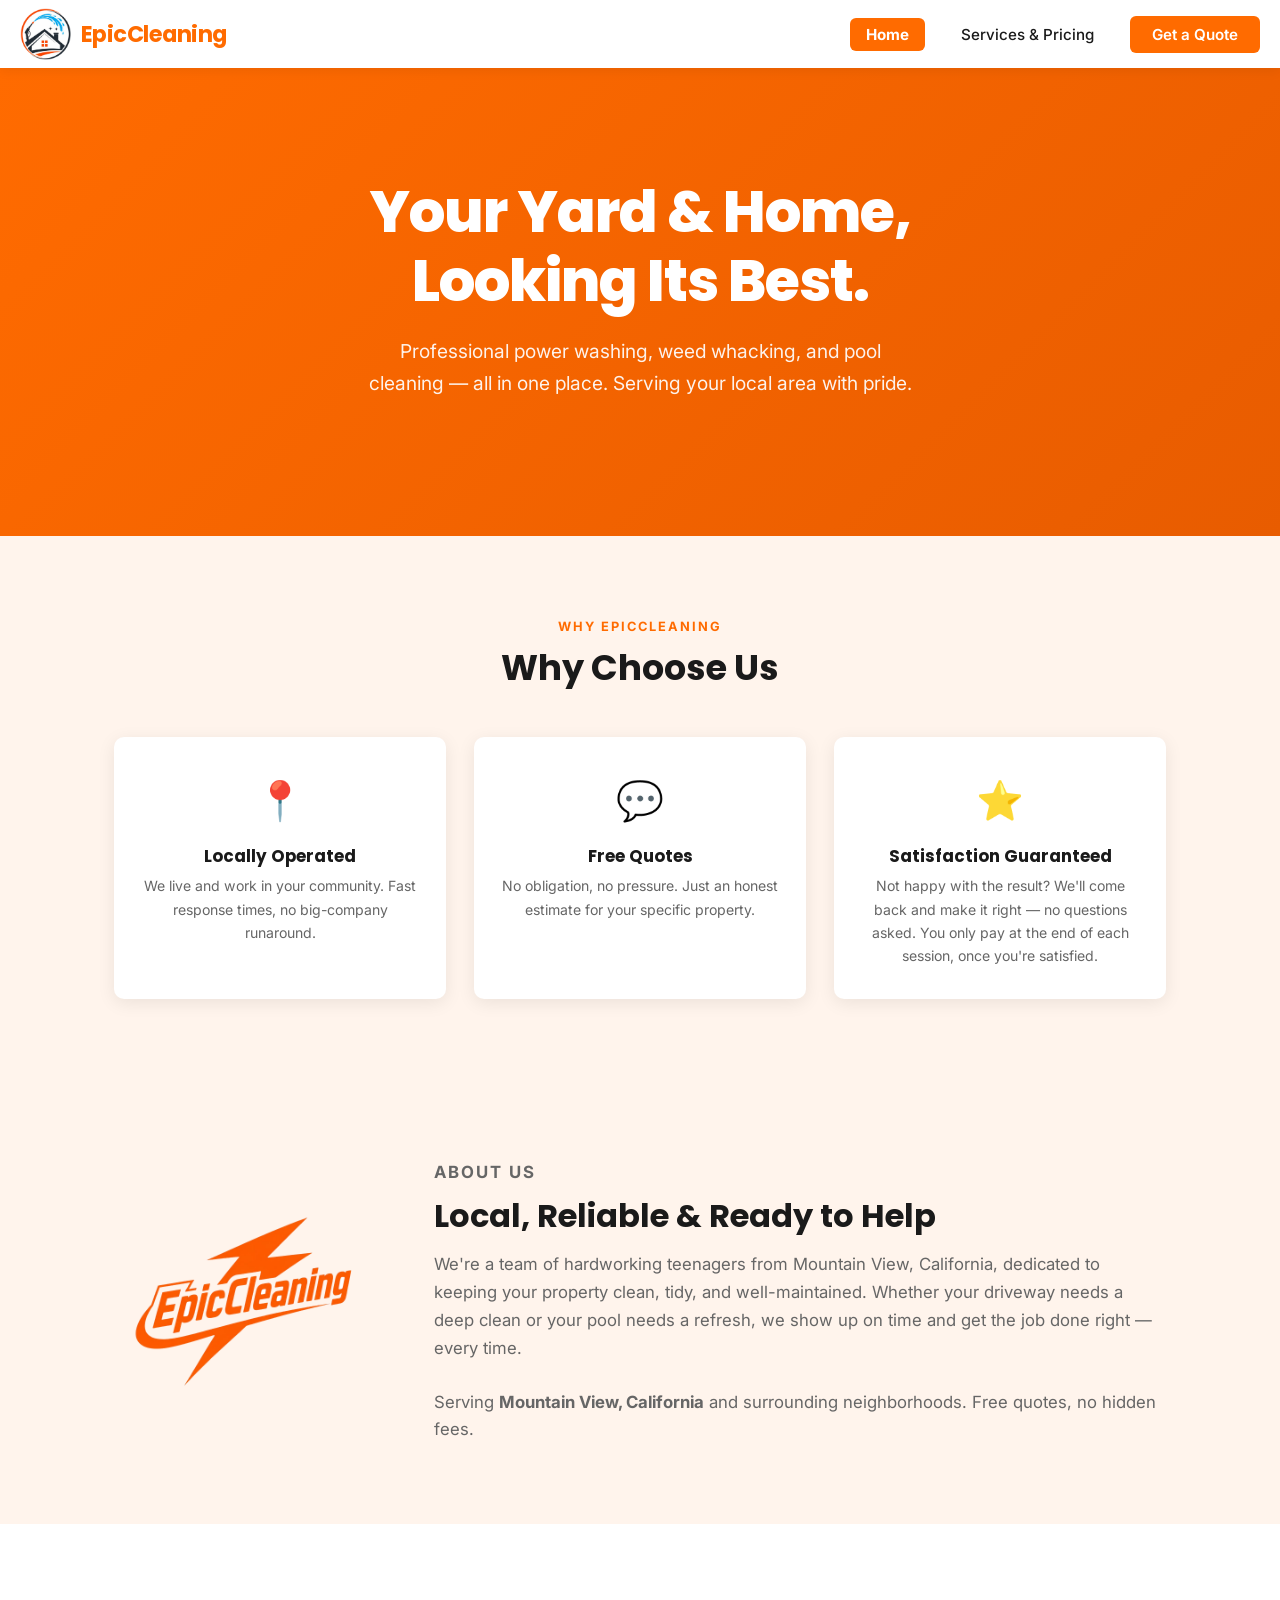
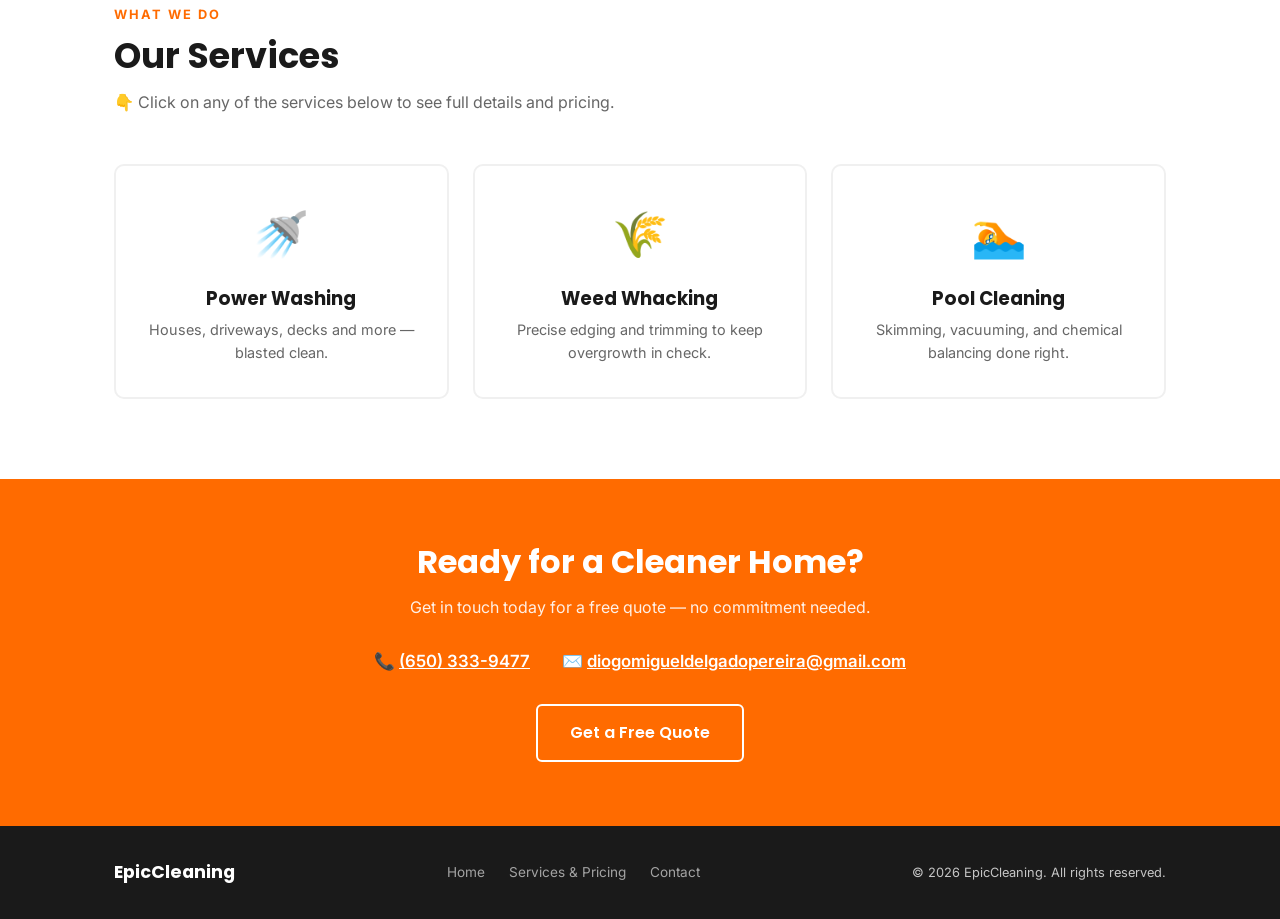
<file: index.html>
<!DOCTYPE html>
<html lang="en">
<head>
  <meta charset="UTF-8" />
  <meta name="viewport" content="width=device-width, initial-scale=1.0" />
  <title>EpicCleaning — Power Washing, Lawn Care & Pool Cleaning</title>
  <link rel="preconnect" href="https://fonts.googleapis.com" />
  <link rel="preconnect" href="https://fonts.gstatic.com" crossorigin />
  <link href="https://fonts.googleapis.com/css2?family=Inter:wght@400;500&family=Poppins:wght@600;700;800&display=swap" rel="stylesheet" />
  <link rel="stylesheet" href="style.css" />
</head>
<body>

  <!-- ── Nav ── -->
  <nav class="nav">
    <div class="container nav-inner">
      <a href="index.html" class="nav-logo">
        <img src="logo-icon.png" alt="" class="nav-logo-icon">
        EpicCleaning
      </a>
      <button class="hamburger" aria-label="Toggle menu" aria-expanded="false">
        <span></span><span></span><span></span>
      </button>
      <ul class="nav-links">
        <li><a href="index.html" class="active">Home</a></li>
        <li><a href="services.html">Services & Pricing</a></li>
        <li class="nav-cta"><a href="#contact">Get a Quote</a></li>
      </ul>
    </div>
  </nav>

  <!-- ── Hero ── -->
  <section class="hero">
    <div class="container">
      <h1>Your Yard & Home,<br>Looking Its Best.</h1>
      <p>Professional power washing, weed whacking, and pool cleaning — all in one place. Serving your local area with pride.</p>
    </div>
  </section>

  <!-- ── Why Choose Us ── -->
  <section class="why">
    <div class="container">
      <div class="section-head" style="text-align:center;">
        <p class="section-label">Why EpicCleaning</p>
        <h2 class="section-title">Why Choose Us</h2>
      </div>
      <div class="why-grid">
        <div class="why-item fade-in">
          <div class="icon">📍</div>
          <h3>Locally Operated</h3>
          <p>We live and work in your community. Fast response times, no big-company runaround.</p>
        </div>
        <div class="why-item fade-in">
          <div class="icon">💬</div>
          <h3>Free Quotes</h3>
          <p>No obligation, no pressure. Just an honest estimate for your specific property.</p>
        </div>
        <div class="why-item fade-in">
          <div class="icon">⭐</div>
          <h3>Satisfaction Guaranteed</h3>
          <p>Not happy with the result? We'll come back and make it right — no questions asked. You only pay at the end of each session, once you're satisfied.</p>
        </div>
      </div>
    </div>
  </section>

  <!-- ── About ── -->
  <section class="about">
    <div class="container about-inner">
      <div class="about-img">
        <img src="logo.png" alt="EpicCleaning logo" style="width:100%;height:100%;object-fit:contain;padding:16px;">
      </div>
      <div class="about-text">
        <p class="section-label">About Us</p>
        <h2>Local, Reliable & Ready to Help</h2>
        <p>We're a team of hardworking teenagers from Mountain View, California, dedicated to keeping your property clean, tidy, and well-maintained. Whether your driveway needs a deep clean or your pool needs a refresh, we show up on time and get the job done right — every time.</p>
        <br>
        <p style="color:var(--muted);">Serving <strong>Mountain View, California</strong> and surrounding neighborhoods. Free quotes, no hidden fees.</p>
      </div>
    </div>
  </section>

  <!-- ── Service Highlights ── -->
  <section>
    <div class="container">
      <div class="section-head">
        <p class="section-label">What We Do</p>
        <h2 class="section-title">Our Services</h2>
        <p class="section-sub">👇 Click on any of the services below to see full details and pricing.</p>
      </div>
      <div class="services-grid">
        <a href="services.html#power-washing" class="service-card fade-in">
          <div class="icon">🚿</div>
          <h3>Power Washing</h3>
          <p>Houses, driveways, decks and more — blasted clean.</p>
        </a>
        <a href="services.html#weed-whacking" class="service-card fade-in">
          <div class="icon">🌾</div>
          <h3>Weed Whacking</h3>
          <p>Precise edging and trimming to keep overgrowth in check.</p>
        </a>
        <!-- LAWN MOWING CARD — hidden, uncomment to restore
        <a href="services.html#lawn-mowing" class="service-card fade-in">
          <div class="icon">🌿</div>
          <h3>Lawn Mowing</h3>
          <p>Regular cuts for a neat, healthy lawn all season long.</p>
        </a>
        END LAWN MOWING CARD -->
        <a href="services.html#pool-cleaning" class="service-card fade-in">
          <div class="icon">🏊</div>
          <h3>Pool Cleaning</h3>
          <p>Skimming, vacuuming, and chemical balancing done right.</p>
        </a>
      </div>
    </div>
  </section>

  <!-- ── Contact / CTA ── -->
  <section class="cta-strip" id="contact">
    <div class="container">
      <h2>Ready for a Cleaner Home?</h2>
      <p>Get in touch today for a free quote — no commitment needed.</p>
      <div class="contact-details">
        <span>📞 <a href="tel:+16503339477">(650) 333-9477</a></span>
        <span>✉️ <a href="mailto:diogomigueldelgadopereira@gmail.com">diogomigueldelgadopereira@gmail.com</a></span>
      </div>
      <a href="mailto:diogomigueldelgadopereira@gmail.com" class="btn btn-outline" style="border-color:white;color:white;">Get a Free Quote</a>
    </div>
  </section>

  <!-- ── Footer ── -->
  <footer>
    <div class="container footer-inner">
      <span class="footer-logo">EpicCleaning</span>
      <nav class="footer-links">
        <a href="index.html">Home</a>
        <a href="services.html">Services & Pricing</a>
        <a href="#contact">Contact</a>
      </nav>
      <span class="footer-copy">© 2026 EpicCleaning. All rights reserved.</span>
    </div>
  </footer>

  <script src="main.js"></script>
</body>
</html>
</file>
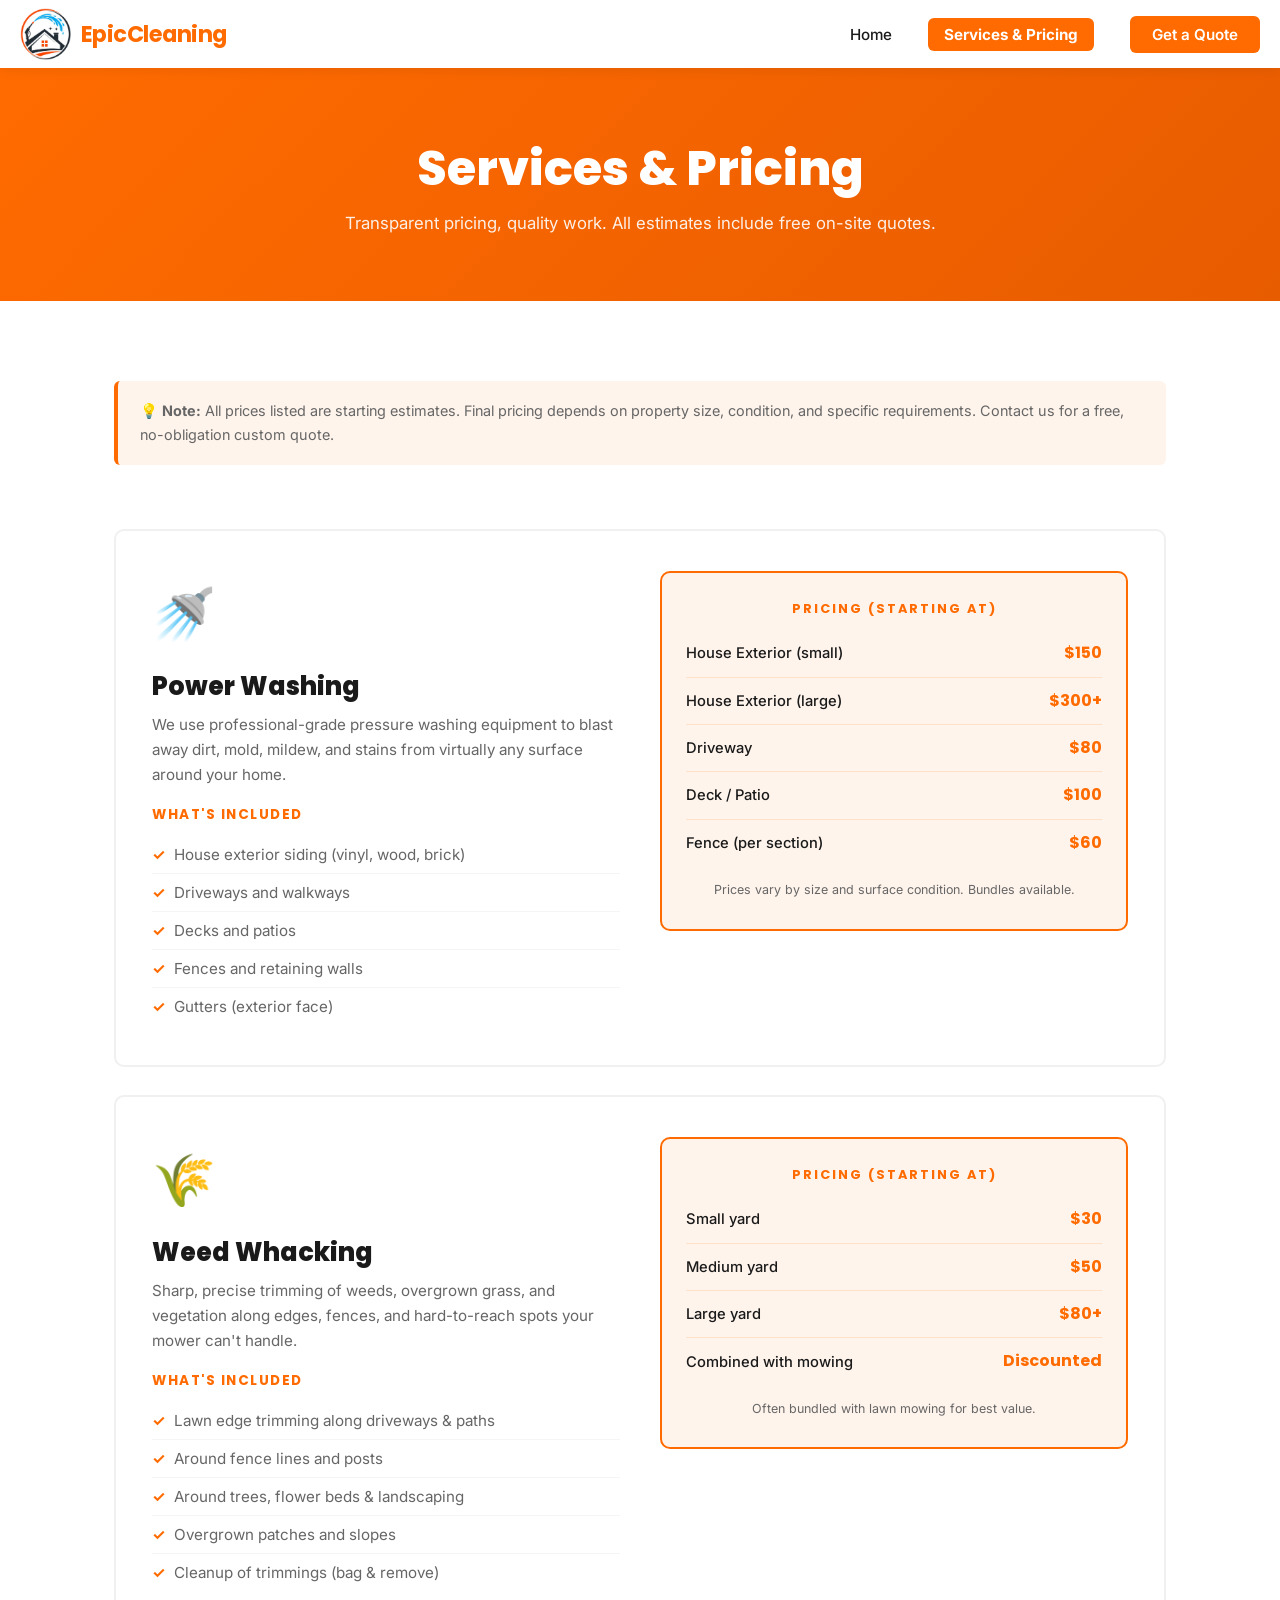
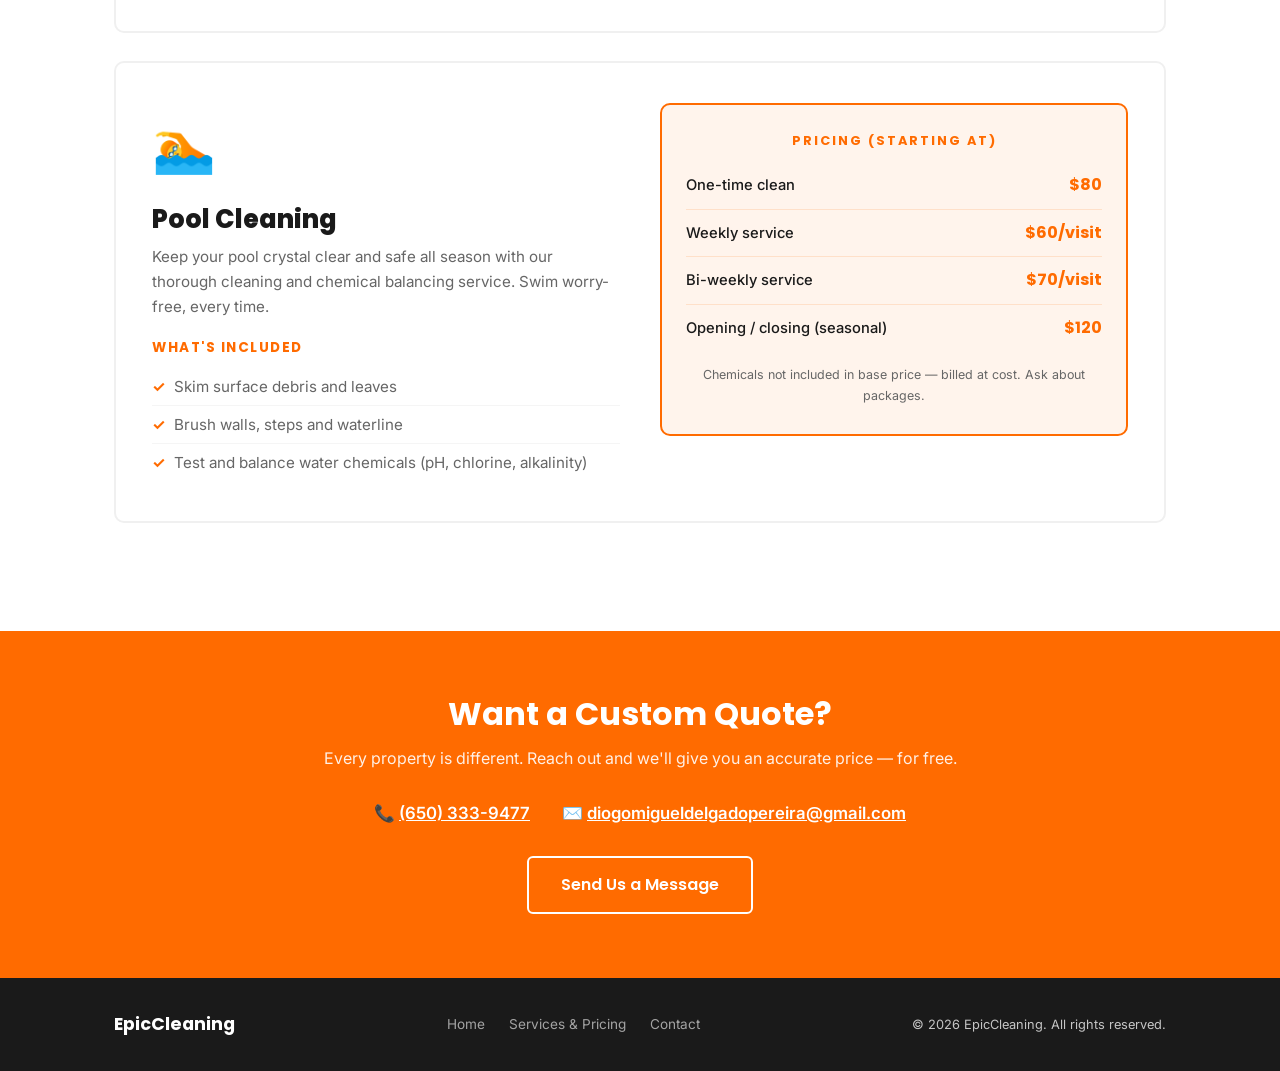
<file: services.html>
<!DOCTYPE html>
<html lang="en">
<head>
  <meta charset="UTF-8" />
  <meta name="viewport" content="width=device-width, initial-scale=1.0" />
  <title>Services & Pricing — EpicCleaning</title>
  <link rel="preconnect" href="https://fonts.googleapis.com" />
  <link rel="preconnect" href="https://fonts.gstatic.com" crossorigin />
  <link href="https://fonts.googleapis.com/css2?family=Inter:wght@400;500&family=Poppins:wght@600;700;800&display=swap" rel="stylesheet" />
  <link rel="stylesheet" href="style.css" />
</head>
<body>

  <!-- ── Nav ── -->
  <nav class="nav">
    <div class="container nav-inner">
      <a href="index.html" class="nav-logo">
        <img src="logo-icon.png" alt="" class="nav-logo-icon">
        EpicCleaning
      </a>
      <button class="hamburger" aria-label="Toggle menu" aria-expanded="false">
        <span></span><span></span><span></span>
      </button>
      <ul class="nav-links">
        <li><a href="index.html">Home</a></li>
        <li><a href="services.html" class="active">Services & Pricing</a></li>
        <li class="nav-cta"><a href="#contact">Get a Quote</a></li>
      </ul>
    </div>
  </nav>

  <!-- ── Page Header ── -->
  <div class="page-header">
    <div class="container">
      <h1>Services & Pricing</h1>
      <p>Transparent pricing, quality work. All estimates include free on-site quotes.</p>
    </div>
  </div>

  <!-- ── Service Detail Cards ── -->
  <section>
    <div class="container">

      <div class="estimates-note">
        💡 <strong>Note:</strong> All prices listed are starting estimates. Final pricing depends on property size, condition, and specific requirements. Contact us for a free, no-obligation custom quote.
      </div>

      <!-- Power Washing -->
      <div class="service-detail-card fade-in" id="power-washing">
        <div class="sdc-left">
          <div class="sdc-icon">🚿</div>
          <h2>Power Washing</h2>
          <p>We use professional-grade pressure washing equipment to blast away dirt, mold, mildew, and stains from virtually any surface around your home.</p>
          <div class="sdc-bullets">
            <h4>What's Included</h4>
            <ul>
              <li>House exterior siding (vinyl, wood, brick)</li>
              <li>Driveways and walkways</li>
              <li>Decks and patios</li>
              <li>Fences and retaining walls</li>
              <li>Gutters (exterior face)</li>
            </ul>
          </div>
        </div>
        <div class="sdc-right">
          <div class="pricing-box">
            <h4>Pricing (Starting At)</h4>
            <div class="pricing-row">
              <span class="price-label">House Exterior (small)</span>
              <span class="price-val">$150</span>
            </div>
            <div class="pricing-row">
              <span class="price-label">House Exterior (large)</span>
              <span class="price-val">$300+</span>
            </div>
            <div class="pricing-row">
              <span class="price-label">Driveway</span>
              <span class="price-val">$80</span>
            </div>
            <div class="pricing-row">
              <span class="price-label">Deck / Patio</span>
              <span class="price-val">$100</span>
            </div>
            <div class="pricing-row">
              <span class="price-label">Fence (per section)</span>
              <span class="price-val">$60</span>
            </div>
            <p class="pricing-note">Prices vary by size and surface condition. Bundles available.</p>
          </div>
        </div>
      </div>

      <!-- Weed Whacking -->
      <div class="service-detail-card fade-in" id="weed-whacking">
        <div class="sdc-left">
          <div class="sdc-icon">🌾</div>
          <h2>Weed Whacking</h2>
          <p>Sharp, precise trimming of weeds, overgrown grass, and vegetation along edges, fences, and hard-to-reach spots your mower can't handle.</p>
          <div class="sdc-bullets">
            <h4>What's Included</h4>
            <ul>
              <li>Lawn edge trimming along driveways & paths</li>
              <li>Around fence lines and posts</li>
              <li>Around trees, flower beds & landscaping</li>
              <li>Overgrown patches and slopes</li>
              <li>Cleanup of trimmings (bag & remove)</li>
            </ul>
          </div>
        </div>
        <div class="sdc-right">
          <div class="pricing-box">
            <h4>Pricing (Starting At)</h4>
            <div class="pricing-row">
              <span class="price-label">Small yard</span>
              <span class="price-val">$30</span>
            </div>
            <div class="pricing-row">
              <span class="price-label">Medium yard</span>
              <span class="price-val">$50</span>
            </div>
            <div class="pricing-row">
              <span class="price-label">Large yard</span>
              <span class="price-val">$80+</span>
            </div>
            <div class="pricing-row">
              <span class="price-label">Combined with mowing</span>
              <span class="price-val">Discounted</span>
            </div>
            <p class="pricing-note">Often bundled with lawn mowing for best value.</p>
          </div>
        </div>
      </div>

      <!-- LAWN MOWING — hidden, uncomment to restore
      <div class="service-detail-card fade-in" id="lawn-mowing">
        <div class="sdc-left">
          <div class="sdc-icon">🌿</div>
          <h2>Lawn Mowing</h2>
          <p>Regular, reliable mowing that keeps your lawn healthy, neat, and looking great all season. We adjust cutting height for grass type and season.</p>
          <div class="sdc-bullets">
            <h4>What's Included</h4>
            <ul>
              <li>Full lawn mow at proper cutting height</li>
              <li>Clipping disposal or mulching (your choice)</li>
              <li>Edging along walkways and driveways</li>
              <li>Blow off hard surfaces after mowing</li>
              <li>Flexible weekly or bi-weekly scheduling</li>
            </ul>
          </div>
        </div>
        <div class="sdc-right">
          <div class="pricing-box">
            <h4>Pricing (Starting At)</h4>
            <div class="pricing-row">
              <span class="price-label">Small lawn (under ¼ acre)</span>
              <span class="price-val">$35</span>
            </div>
            <div class="pricing-row">
              <span class="price-label">Medium lawn (¼–½ acre)</span>
              <span class="price-val">$55</span>
            </div>
            <div class="pricing-row">
              <span class="price-label">Large lawn (½–1 acre)</span>
              <span class="price-val">$85</span>
            </div>
            <div class="pricing-row">
              <span class="price-label">Weekly recurring (discount)</span>
              <span class="price-val">–10%</span>
            </div>
            <p class="pricing-note">Bi-weekly and monthly plans available. Discounts for recurring bookings.</p>
          </div>
        </div>
      </div>
      END LAWN MOWING -->

      <!-- Pool Cleaning -->
      <div class="service-detail-card fade-in" id="pool-cleaning">
        <div class="sdc-left">
          <div class="sdc-icon">🏊</div>
          <h2>Pool Cleaning</h2>
          <p>Keep your pool crystal clear and safe all season with our thorough cleaning and chemical balancing service. Swim worry-free, every time.</p>
          <div class="sdc-bullets">
            <h4>What's Included</h4>
            <ul>
              <li>Skim surface debris and leaves</li>
              <li>Brush walls, steps and waterline</li>
              <li>Test and balance water chemicals (pH, chlorine, alkalinity)</li>
            </ul>
          </div>
        </div>
        <div class="sdc-right">
          <div class="pricing-box">
            <h4>Pricing (Starting At)</h4>
            <div class="pricing-row">
              <span class="price-label">One-time clean</span>
              <span class="price-val">$80</span>
            </div>
            <div class="pricing-row">
              <span class="price-label">Weekly service</span>
              <span class="price-val">$60/visit</span>
            </div>
            <div class="pricing-row">
              <span class="price-label">Bi-weekly service</span>
              <span class="price-val">$70/visit</span>
            </div>
            <div class="pricing-row">
              <span class="price-label">Opening / closing (seasonal)</span>
              <span class="price-val">$120</span>
            </div>
            <p class="pricing-note">Chemicals not included in base price — billed at cost. Ask about packages.</p>
          </div>
        </div>
      </div>

    </div>
  </section>

  <!-- ── Contact / CTA ── -->
  <section class="cta-strip" id="contact">
    <div class="container">
      <h2>Want a Custom Quote?</h2>
      <p>Every property is different. Reach out and we'll give you an accurate price — for free.</p>
      <div class="contact-details">
        <span>📞 <a href="tel:+16503339477">(650) 333-9477</a></span>
        <span>✉️ <a href="mailto:diogomigueldelgadopereira@gmail.com">diogomigueldelgadopereira@gmail.com</a></span>
      </div>
      <a href="mailto:diogomigueldelgadopereira@gmail.com" class="btn btn-outline" style="border-color:white;color:white;">Send Us a Message</a>
    </div>
  </section>

  <!-- ── Footer ── -->
  <footer>
    <div class="container footer-inner">
      <span class="footer-logo">EpicCleaning</span>
      <nav class="footer-links">
        <a href="index.html">Home</a>
        <a href="services.html">Services & Pricing</a>
        <a href="#contact">Contact</a>
      </nav>
      <span class="footer-copy">© 2026 EpicCleaning. All rights reserved.</span>
    </div>
  </footer>

  <script src="main.js"></script>
</body>
</html>
</file>
<file: style.css>
/* ── Reset & Base ── */
*, *::before, *::after { box-sizing: border-box; margin: 0; padding: 0; }

:root {
  --orange:       #FF6B00;
  --orange-light: #FF8C38;
  --orange-tint:  #FFF4EC;
  --white:        #FFFFFF;
  --text:         #1A1A1A;
  --muted:        #666666;
  --radius-card:  10px;
  --radius-btn:   6px;
  --shadow:       0 4px 18px rgba(0,0,0,0.08);
  --max-w:        1100px;
}

html { scroll-behavior: smooth; }

body {
  font-family: 'Inter', sans-serif;
  color: var(--text);
  background: var(--white);
  line-height: 1.65;
}

h1, h2, h3, h4 {
  font-family: 'Poppins', sans-serif;
  line-height: 1.2;
}

a { color: inherit; text-decoration: none; }

img { display: block; max-width: 100%; }

/* ── Layout helpers ── */
.container { max-width: var(--max-w); margin: 0 auto; padding: 0 24px; }
section { padding: 80px 0; }

/* ── Buttons ── */
.btn {
  display: inline-block;
  padding: 14px 32px;
  border-radius: var(--radius-btn);
  font-family: 'Poppins', sans-serif;
  font-weight: 600;
  font-size: 1rem;
  cursor: pointer;
  transition: background 0.2s, transform 0.15s;
  border: none;
}

.btn-primary {
  background: var(--orange);
  color: var(--white);
}
.btn-primary:hover { background: var(--orange-light); transform: translateY(-2px); }

.btn-outline {
  background: transparent;
  color: var(--orange);
  border: 2px solid var(--orange);
}
.btn-outline:hover { background: var(--orange); color: var(--white); transform: translateY(-2px); }

/* ── Nav ── */
.nav {
  position: sticky;
  top: 0;
  z-index: 100;
  background: var(--white);
  box-shadow: 0 2px 12px rgba(0,0,0,0.07);
}
.nav .container {
  max-width: none;
  padding-left: 20px;
  padding-right: 20px;
}

.nav-inner {
  display: flex;
  align-items: center;
  justify-content: space-between;
  height: 68px;
}

.nav-logo {
  font-family: 'Poppins', sans-serif;
  font-size: 1.4rem;
  font-weight: 700;
  color: var(--orange);
  letter-spacing: -0.5px;
  display: flex;
  align-items: center;
  gap: 10px;
}
.nav-logo-icon { height: 52px; width: auto; display: block; }

.nav-links {
  display: flex;
  gap: 36px;
  list-style: none;
  align-items: center;
}

.nav-links a {
  font-weight: 500;
  font-size: 0.95rem;
  color: var(--text);
  transition: color 0.2s;
}
.nav-links a:hover { color: var(--orange); }

.nav-links a.active {
  background: var(--orange) !important;
  color: #ffffff !important;
  padding: 7px 16px !important;
  border-radius: 6px;
  font-weight: 700 !important;
}

.nav-links .nav-cta a {
  background: var(--orange);
  color: var(--white);
  padding: 9px 22px;
  border-radius: var(--radius-btn);
  font-weight: 600;
  transition: background 0.2s;
}
.nav-links .nav-cta a:hover { background: var(--orange-light); }

.hamburger {
  display: none;
  flex-direction: column;
  gap: 5px;
  cursor: pointer;
  background: none;
  border: none;
  padding: 4px;
}
.hamburger span {
  display: block;
  width: 26px;
  height: 2.5px;
  background: var(--text);
  border-radius: 2px;
  transition: all 0.25s;
}

/* ── Hero ── */
.hero {
  background: linear-gradient(135deg, var(--orange) 0%, #e85c00 100%);
  color: var(--white);
  padding: 110px 0 100px;
  text-align: center;
}

.hero h1 {
  font-size: clamp(2.2rem, 5vw, 3.6rem);
  font-weight: 800;
  margin-bottom: 20px;
  letter-spacing: -1px;
}

.hero p {
  font-size: clamp(1rem, 2vw, 1.2rem);
  opacity: 0.92;
  max-width: 560px;
  margin: 0 auto 36px;
}

.hero .btn-white {
  background: var(--white);
  color: var(--orange);
  font-family: 'Poppins', sans-serif;
  font-weight: 700;
  font-size: 1rem;
  padding: 15px 36px;
  border-radius: var(--radius-btn);
  transition: transform 0.2s, box-shadow 0.2s;
}
.hero .btn-white:hover { transform: translateY(-3px); box-shadow: 0 8px 24px rgba(0,0,0,0.18); }

/* ── About ── */
.about { background: var(--orange-tint); }
.about-inner {
  display: flex;
  align-items: center;
  gap: 60px;
}
.about-img {
  flex-shrink: 0;
  width: 260px;
  height: 260px;
  display: flex;
  align-items: center;
  justify-content: center;
}
.about-text h2 {
  font-size: 2rem;
  margin-bottom: 16px;
}
.about-text p { color: var(--muted); font-size: 1.05rem; }

/* ── Section headings ── */
.section-label {
  font-size: 0.8rem;
  font-weight: 700;
  letter-spacing: 2px;
  text-transform: uppercase;
  color: var(--orange);
  margin-bottom: 10px;
}
.section-title {
  font-size: clamp(1.6rem, 3vw, 2.2rem);
  font-weight: 700;
  margin-bottom: 12px;
}
.section-sub {
  color: var(--muted);
  font-size: 1rem;
  max-width: 520px;
}
.section-head { margin-bottom: 48px; }

/* ── Service highlight cards (home) ── */
.services-grid {
  display: grid;
  grid-template-columns: repeat(auto-fit, minmax(220px, 1fr));
  gap: 24px;
}

.service-card {
  background: var(--white);
  border: 2px solid #F0F0F0;
  border-radius: var(--radius-card);
  padding: 32px 24px;
  text-align: center;
  text-decoration: none;
  transition: border-color 0.2s, transform 0.2s, box-shadow 0.2s;
  display: block;
}
.service-card:hover {
  border-color: var(--orange);
  transform: translateY(-4px);
  box-shadow: var(--shadow);
}
.service-card .icon { font-size: 2.8rem; margin-bottom: 16px; }
.service-card h3 { font-size: 1.15rem; font-weight: 700; margin-bottom: 8px; }
.service-card p { color: var(--muted); font-size: 0.9rem; }

/* ── Why choose us ── */
.why { background: var(--orange-tint); }
.why-grid {
  display: grid;
  grid-template-columns: repeat(auto-fit, minmax(200px, 1fr));
  gap: 28px;
}
.why-item {
  background: var(--white);
  border-radius: var(--radius-card);
  padding: 32px 24px;
  box-shadow: var(--shadow);
  text-align: center;
}
.why-item .icon { font-size: 2.4rem; margin-bottom: 14px; }
.why-item h3 { font-size: 1.05rem; font-weight: 700; margin-bottom: 8px; }
.why-item p { font-size: 0.88rem; color: var(--muted); }

/* ── CTA Strip ── */
.cta-strip {
  background: var(--orange);
  color: var(--white);
  text-align: center;
  padding: 64px 0;
}
.cta-strip h2 { font-size: clamp(1.5rem, 3vw, 2rem); margin-bottom: 12px; }
.cta-strip p { opacity: 0.9; margin-bottom: 28px; font-size: 1rem; }
.cta-strip .contact-details {
  display: flex;
  justify-content: center;
  gap: 32px;
  flex-wrap: wrap;
  margin-bottom: 28px;
  font-size: 1.05rem;
  font-weight: 600;
}
.cta-strip .contact-details a { color: var(--white); text-decoration: underline; }

/* ── Footer ── */
footer {
  background: var(--text);
  color: rgba(255,255,255,0.75);
  padding: 32px 0;
}
.footer-inner {
  display: flex;
  align-items: center;
  justify-content: space-between;
  flex-wrap: wrap;
  gap: 16px;
}
.footer-logo {
  font-family: 'Poppins', sans-serif;
  font-weight: 700;
  color: var(--white);
  font-size: 1.1rem;
}
.footer-logo span { color: var(--orange); }
.footer-links { display: flex; gap: 24px; font-size: 0.85rem; }
.footer-links a { color: rgba(255,255,255,0.6); transition: color 0.2s; }
.footer-links a:hover { color: var(--white); }
.footer-copy { font-size: 0.8rem; }

/* ── Services Page ── */
.page-header {
  background: linear-gradient(135deg, var(--orange) 0%, #e85c00 100%);
  color: var(--white);
  padding: 72px 0 64px;
  text-align: center;
}
.page-header h1 { font-size: clamp(2rem, 4vw, 3rem); font-weight: 800; margin-bottom: 12px; }
.page-header p { opacity: 0.9; font-size: 1.05rem; }

.service-detail-card {
  background: var(--white);
  border: 2px solid #F0F0F0;
  border-radius: var(--radius-card);
  padding: 40px 36px;
  display: grid;
  grid-template-columns: 1fr 1fr;
  gap: 40px;
  align-items: start;
  margin-bottom: 28px;
  transition: border-color 0.2s;
}
.service-detail-card:hover { border-color: var(--orange-light); }

.sdc-left .sdc-icon { font-size: 3.2rem; margin-bottom: 16px; }
.sdc-left h2 { font-size: 1.6rem; font-weight: 800; margin-bottom: 10px; }
.sdc-left p { color: var(--muted); font-size: 0.95rem; }

.sdc-bullets { margin-top: 20px; }
.sdc-bullets h4 { font-size: 0.85rem; font-weight: 700; text-transform: uppercase; letter-spacing: 1.5px; color: var(--orange); margin-bottom: 12px; }
.sdc-bullets ul { list-style: none; }
.sdc-bullets ul li {
  padding: 6px 0 6px 22px;
  position: relative;
  font-size: 0.95rem;
  color: var(--muted);
  border-bottom: 1px solid #F5F5F5;
}
.sdc-bullets ul li:last-child { border-bottom: none; }
.sdc-bullets ul li::before {
  content: '✓';
  position: absolute;
  left: 0;
  color: var(--orange);
  font-weight: 700;
}

.sdc-right { }
.pricing-box {
  background: var(--orange-tint);
  border: 2px solid var(--orange);
  border-radius: var(--radius-card);
  padding: 28px 24px;
  text-align: center;
}
.pricing-box h4 {
  font-size: 0.8rem;
  font-weight: 700;
  letter-spacing: 2px;
  text-transform: uppercase;
  color: var(--orange);
  margin-bottom: 14px;
}
.pricing-row {
  display: flex;
  justify-content: space-between;
  align-items: center;
  padding: 10px 0;
  border-bottom: 1px solid rgba(255,107,0,0.15);
  font-size: 0.92rem;
}
.pricing-row:last-of-type { border-bottom: none; }
.pricing-row .price-label { color: var(--text); font-weight: 500; text-align: left; }
.pricing-row .price-val { font-family: 'Poppins', sans-serif; font-weight: 700; color: var(--orange); font-size: 1rem; }
.pricing-note {
  margin-top: 14px;
  font-size: 0.78rem;
  color: var(--muted);
}

.estimates-note {
  background: var(--orange-tint);
  border-left: 4px solid var(--orange);
  border-radius: 6px;
  padding: 18px 22px;
  color: var(--muted);
  font-size: 0.9rem;
  margin-bottom: 64px;
}

/* ── Fade-in animation ── */
.fade-in {
  opacity: 0;
  transform: translateY(24px);
  transition: opacity 0.5s ease, transform 0.5s ease;
}
.fade-in.visible { opacity: 1; transform: none; }

/* ── Responsive ── */
@media (max-width: 768px) {
  section { padding: 56px 0; }

  .nav-links {
    display: none;
    flex-direction: column;
    gap: 0;
    position: absolute;
    top: 68px;
    left: 0; right: 0;
    background: var(--white);
    box-shadow: 0 8px 24px rgba(0,0,0,0.1);
    padding: 16px 0 24px;
  }
  .nav-links.open { display: flex; }
  .nav-links li { width: 100%; text-align: center; }
  .nav-links a { display: block; padding: 12px 24px; }
  .nav-links .nav-cta a { margin: 8px 24px; display: block; border-radius: var(--radius-btn); }

  .hamburger { display: flex; }
  .nav { position: relative; }

  .about-inner { flex-direction: column; text-align: center; }
  .about-img { width: 180px; height: 180px; }

  .service-detail-card { grid-template-columns: 1fr; }

  .footer-inner { flex-direction: column; text-align: center; }
  .footer-links { justify-content: center; }

  .cta-strip .contact-details { flex-direction: column; gap: 12px; }
}
</file>
